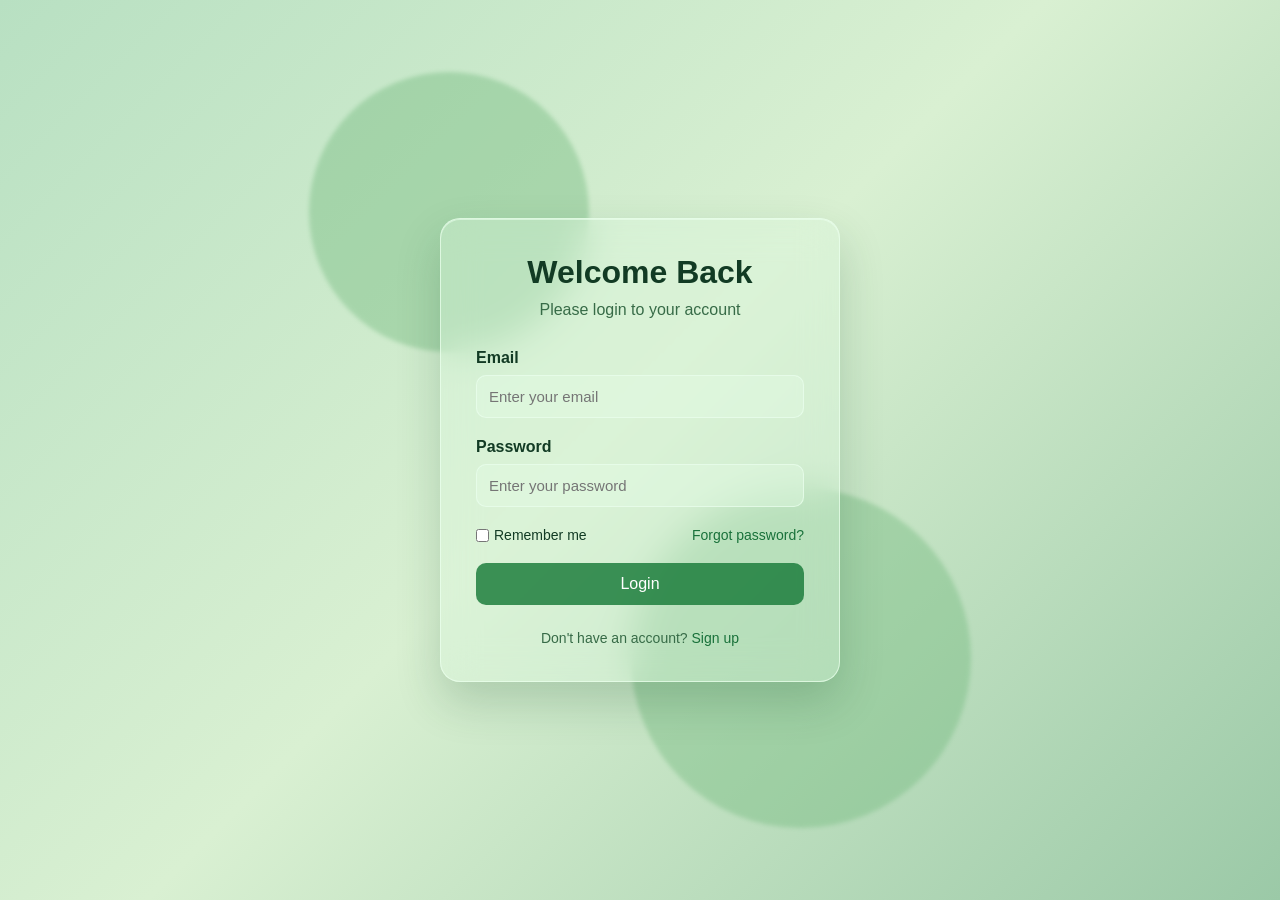
<file: index.html>
<!DOCTYPE html>
<html lang="en">
<head>
    <meta charset="UTF-8">

    <!-- Makes the website responsive on phones -->
    <meta name="viewport" content="width=device-width, initial-scale=1.0">

    <title>Login Portal</title>

    <!-- Connect HTML to CSS -->
    <link rel="stylesheet" href="style.css">
</head>

<body>

    <div class="login-container">

        <h1>Welcome Back</h1>

        <p class="subtitle">Please login to your account</p>

        <form action="dashboard.html" method="get">

            <!-- Email -->
            <div class="form-group">
                <label for="email">Email</label>
                <input 
                    type="email" 
                    id="email" 
                    name="email"
                    placeholder="Enter your email"
                    required
                >
            </div>

            <!-- Password -->
            <div class="form-group">
                <label for="password">Password</label>
                <input 
                    type="password" 
                    id="password" 
                    placeholder="Enter your password"
                    required
                >
            </div>

            <!-- Remember me and forgot password -->
            <div class="form-options">

                <label class="remember">
                    <input type="checkbox">
                    Remember me
                </label>

                <a href="#">Forgot password?</a>

            </div>

            <!-- Login button -->
            <button type="submit">Login</button>

        </form>

        <!-- Sign up -->
        <p class="signup">
            Don't have an account?
            <a href="#">Sign up</a>
        </p>

    </div>
<div class="circle1"></div>
<div class="circle2"></div>
</body>
</html>
</file>
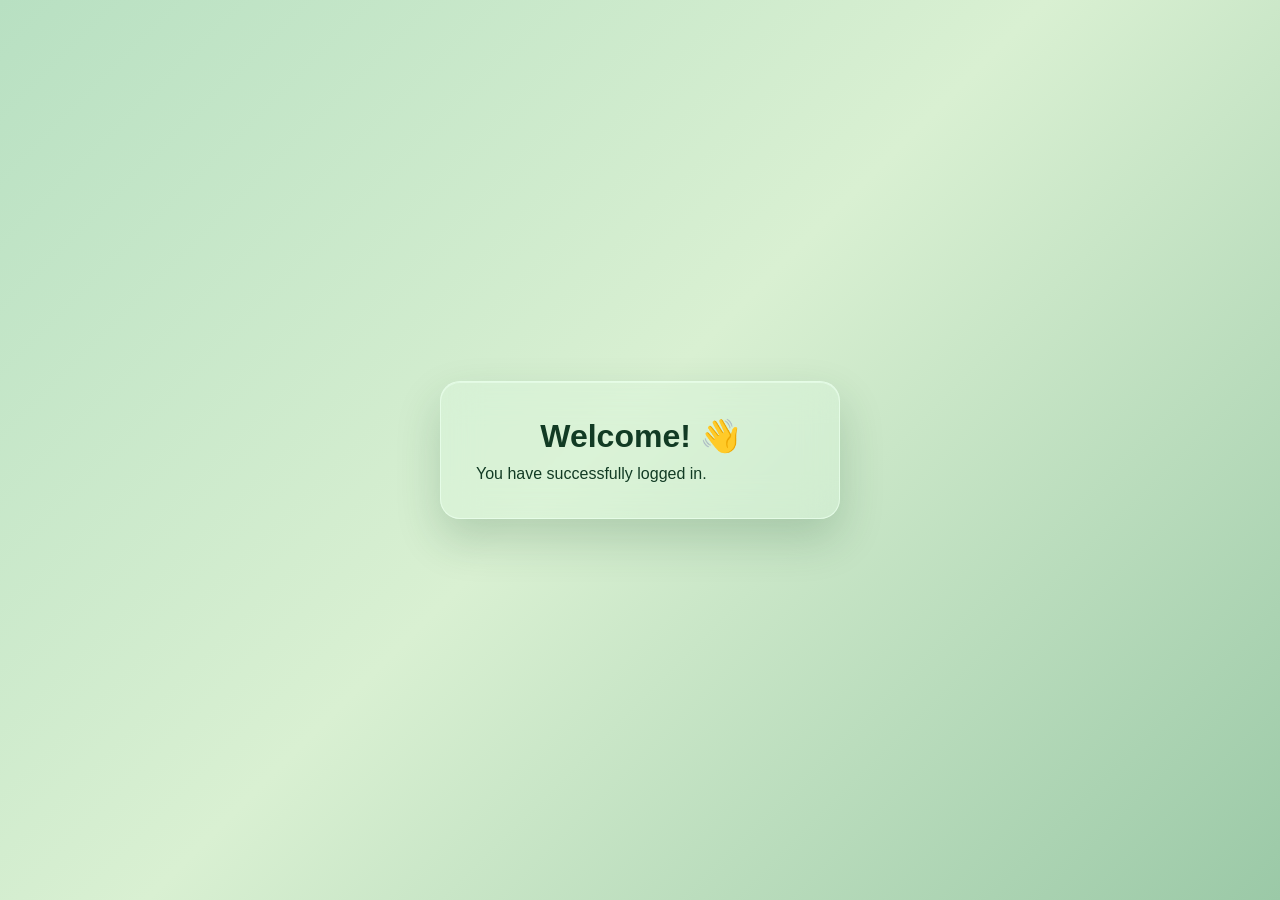
<file: dashboard.html>
<!DOCTYPE html>
<html lang="en">
<head>
    <meta charset="UTF-8">
    <meta name="viewport" content="width=device-width, initial-scale=1.0">

    <title>Dashboard</title>

    <link rel="stylesheet" href="style.css">
</head>

<body>

    <div class="login-container">

        <h1>Welcome! 👋</h1>

        <p>You have successfully logged in.</p>

    </div>

</body>
</html>
</file>
<file: style.css>
/* Remove default spacing from the browser */
* {
    margin: 0;
    padding: 0;
    box-sizing: border-box;
}


/* Style the whole page */
body {
    font-family: Arial, sans-serif;
    background: linear-gradient(135deg, #b8e0c2 0%, #d9f0d2 48%, #9bc9a7 100%);
    color: #123b24;
    overflow: hidden;

    /* Put the login box in the center */
    display: flex;
    justify-content: center;
    align-items: center;

    min-height: 100vh;
}


/* Login box */
.login-container {
    position: relative;
    z-index: 1;
    background: rgba(222, 250, 226, 0.34);
    border: 1px solid rgba(235, 255, 238, 0.72);
    backdrop-filter: blur(18px);
    -webkit-backdrop-filter: blur(18px);

    width: 90%;
    max-width: 400px;

    padding: 35px;

    border-radius: 20px;

    box-shadow: 0 20px 45px rgba(18, 75, 39, 0.2), inset 0 1px 0 rgba(235, 255, 238, 0.58);
}


/* Main heading */
h1 {
    text-align: center;
    margin-bottom: 10px;
}


/* Text underneath heading */
.subtitle {
    text-align: center;
    color: #376b47;
    margin-bottom: 30px;
}


/* Space around each form field */
.form-group {
    margin-bottom: 20px;
}


/* Labels */
.form-group label {
    display: block;
    margin-bottom: 8px;
    font-weight: bold;
}


/* Input fields */
.form-group input {
    width: 100%;
    padding: 12px;

    border: 1px solid rgba(235, 255, 238, 0.72);
    border-radius: 10px;
    background: rgba(226, 250, 229, 0.42);
    color: #123b24;

    font-size: 15px;
}


/* Change input when user clicks it */
.form-group input:focus {
    outline: none;
    border-color: rgba(26, 125, 61, 0.72);
    box-shadow: 0 0 0 3px rgba(26, 125, 61, 0.14);
}


/* Remember me + forgot password */
.form-options {
    display: flex;
    justify-content: space-between;
    align-items: center;

    margin-bottom: 20px;

    font-size: 14px;
}


/* Remember me checkbox */
.remember {
    display: flex;
    align-items: center;
    gap: 5px;
}


/* Links */
a {
    color: #19713a;
    text-decoration: none;
}


/* Change link when mouse is over it */
a:hover {
    text-decoration: underline;
}


/* Login button */
button {
    width: 100%;

    padding: 12px;

    border: none;
    border-radius: 10px;

    background: rgba(28, 125, 60, 0.84);
    color: white;

    font-size: 16px;

    cursor: pointer;
}


/* Button hover effect */
button:hover {
    background: rgba(18, 91, 43, 0.94);
}


/* Sign-up text */
.signup {
    text-align: center;

    margin-top: 25px;

    color: #376b47;

    font-size: 14px;
}

.circle1, .circle2 {
    position: absolute;
    border-radius: 50%;
    z-index: 0;
    filter: blur(2px);
    opacity: 0.45;
}

.circle1 {
    width: 280px;
    height: 280px;
    top: 8%;
    left: calc(48% - 305px);
    background: #79bd83;
}

.circle2 {
    width: 340px;
    height: 340px;
    right: calc(48% - 305px);
    bottom: 8%;
    background: #79bd83;
}
</file>
